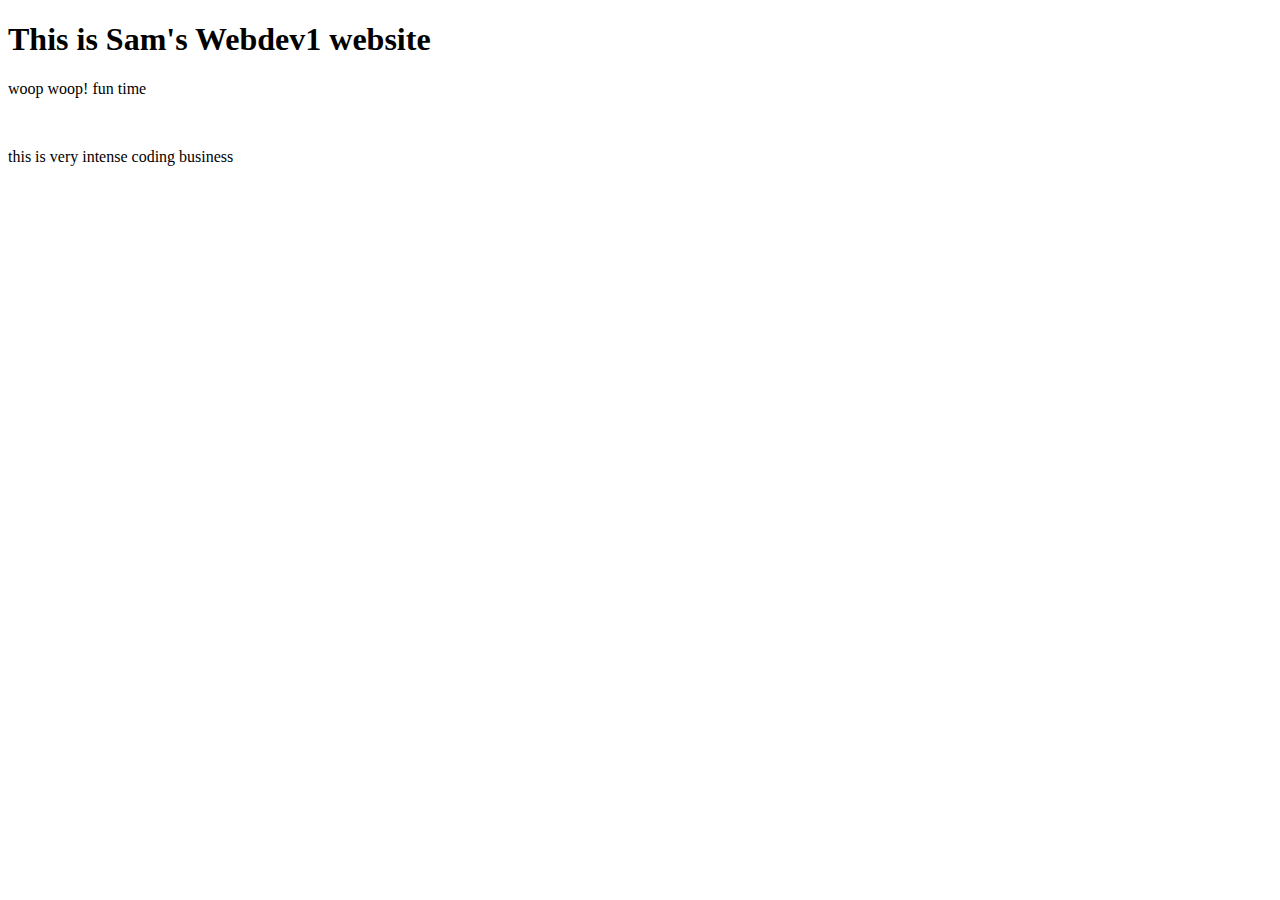
<file: index.html>
<!DOCTYPE html>
<html lang="en">
<head>
    <meta charset="UTF-8">
    <meta http-equiv="X-UA-Compatible" content="IE=edge">
    <meta name="viewport" content="width=device-width, initial-scale=1.0">
    <title> Webdev1 Homepage</title>
</head>
<body>
   <header>
        <h1>This is Sam's Webdev1 website</h1>
    </header>
    

    <p>woop woop! fun time</p>
    <br>
    <p>this is very intense coding business</p>
</body>
</html>
</file>
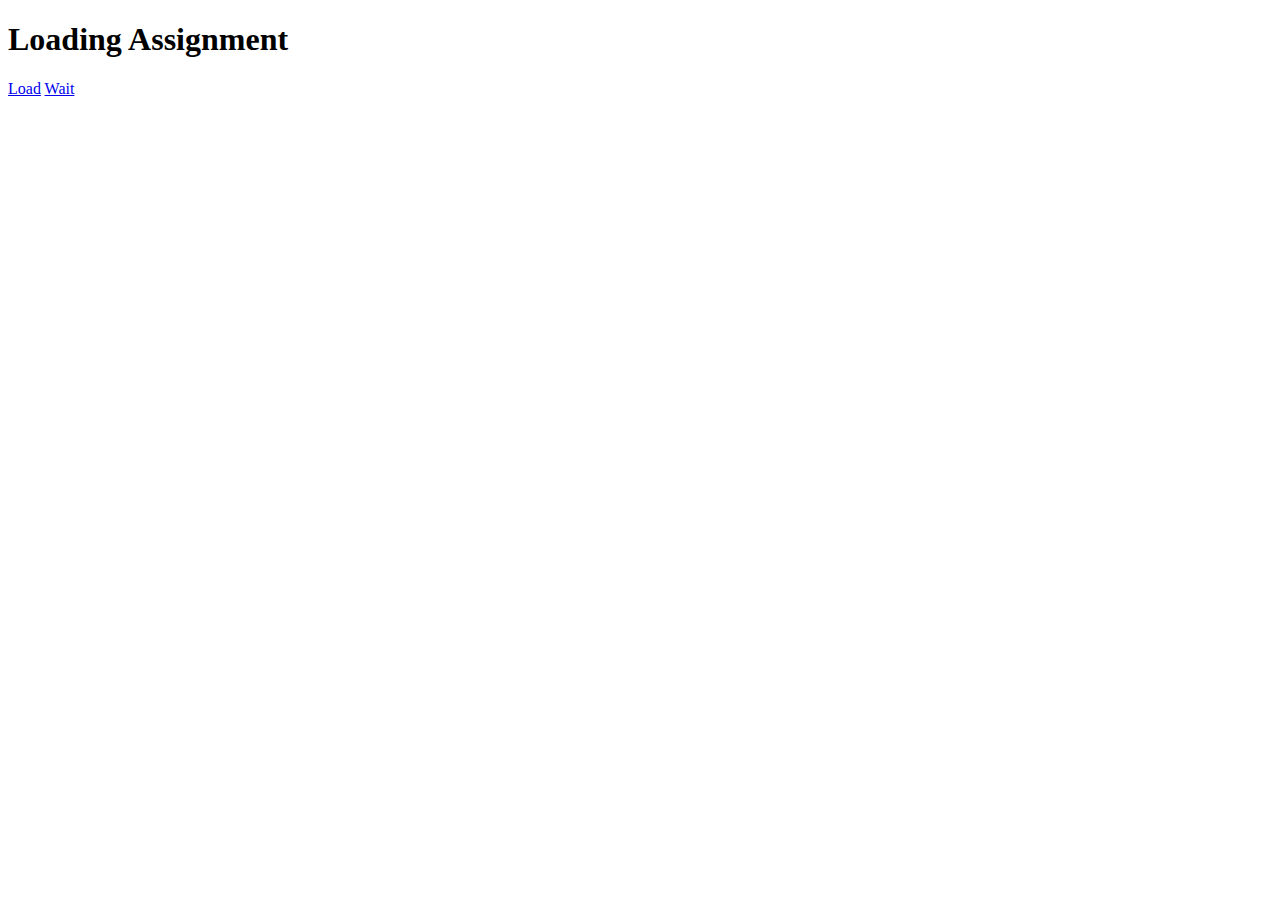
<file: projects/loading/index.html>
<!DOCTYPE html>
<html lang="en">
<head>
    <meta charset="UTF-8">
    <meta http-equiv="X-UA-Compatible" content="IE=edge">
    <meta name="viewport" content="width=device-width, initial-scale=1.0">
    <link rel="stylesheet" href="style.css">
    <title>Loading Assignment</title>
</head>
<body>
    <h1>Loading Assignment</h1>
    <a href="loading.html"> Load</a>
    <a href="waiting.html">Wait</a>
</body>
</html>
</file>
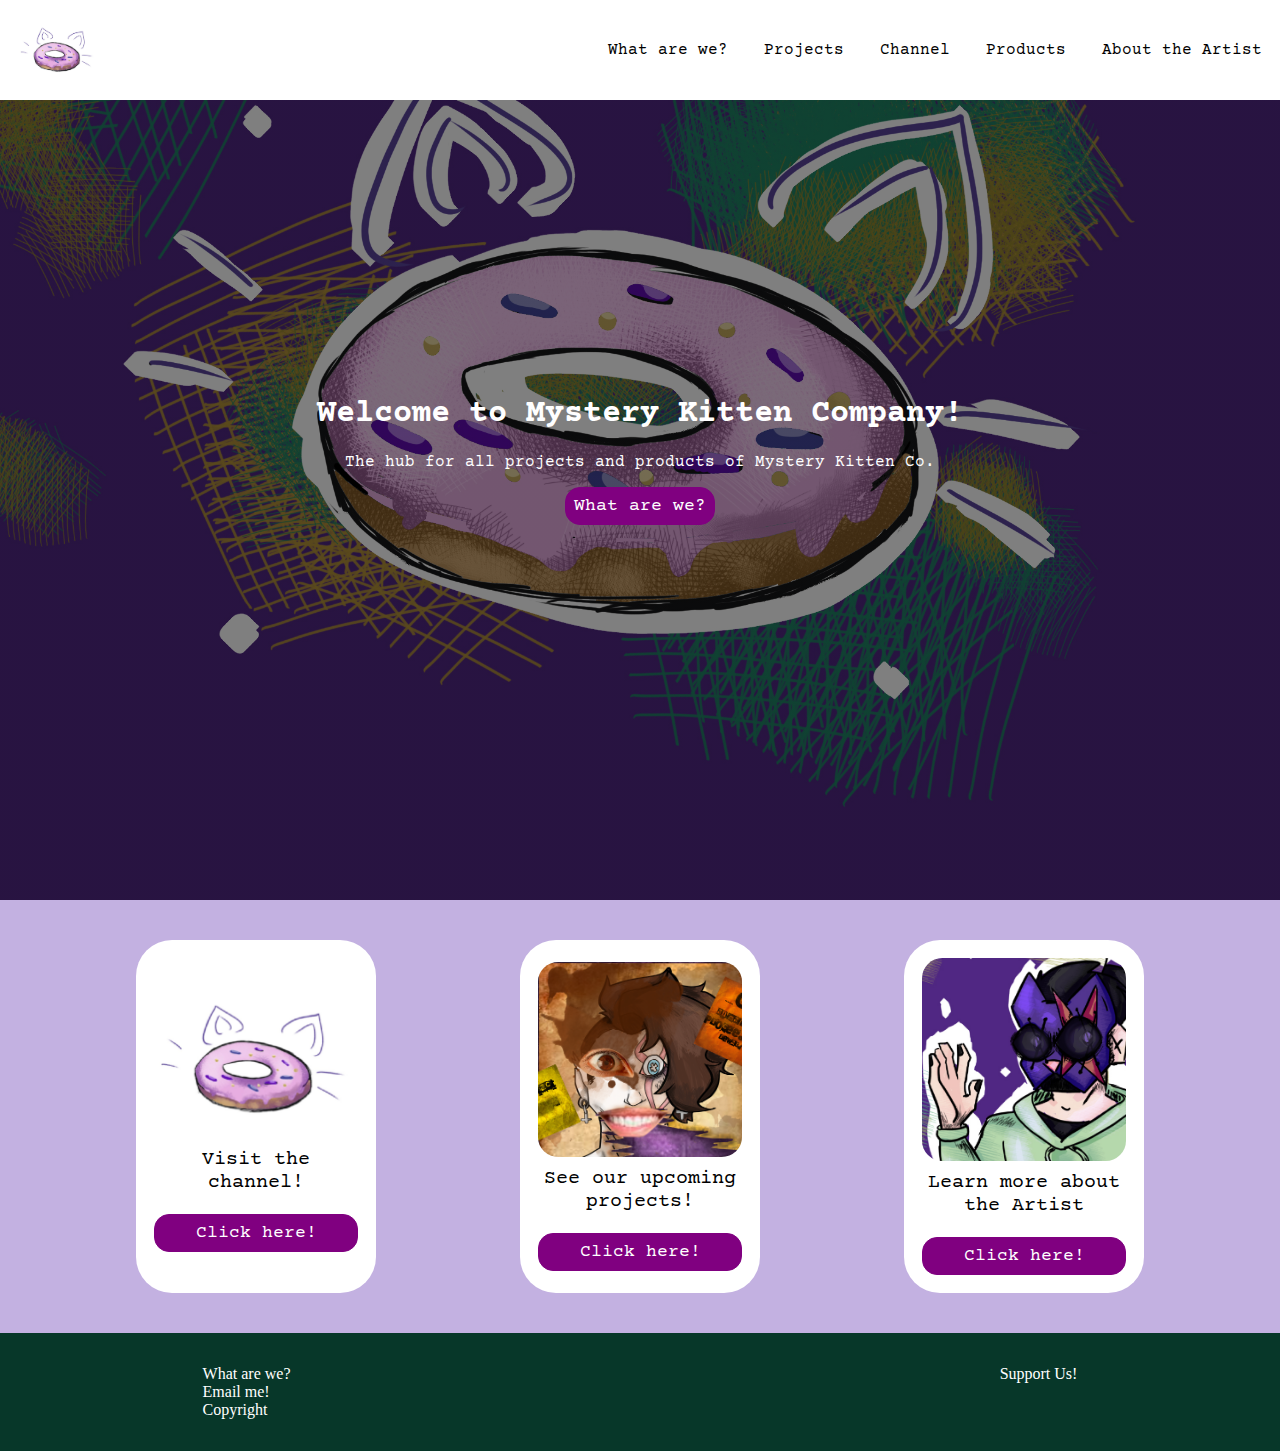
<file: projects/MysteryKittenCo/index.html>
<!DOCTYPE html>
<html lang="en">

<head>
    <meta charset="UTF-8">
    <meta http-equiv="X-UA-Compatible" content="IE=edge">
    <meta name="viewport" content="width=device-width, initial-scale=1.0">
    <link rel="stylesheet" href="style.css">
    <link href="https://fonts.googleapis.com/css2?family=Courier+Prime&display=swap" rel="stylesheet">
    <title>MysteryKittenCo</title>
</head>

<body>

    <header>
        <img class="card_img" src="img/Screen Shot 2022-03-20 at 1.37.57 AM.jpg" balt="icon">
        <nav class="navigation">
            <a href="what-are-we.html">What are we?</a>
            <a href="projects.html">Projects</a>
            <a href="https://www.youtube.com/channel/UC3we5mnrG_3mASzeKyA0r4Q'">Channel</a>
            <a href="what-are-we.html">Products</a>
            <a href="meet-the-artist.html">About the Artist</a>
        </nav>
    </header>


    <div class="hero-image">
        <div class="hero-text">
            <h1>Welcome to Mystery Kitten Company!</h1>
            <p>The hub for all projects and products of Mystery Kitten Co.</p>
            <button type="button" class="hero-button" onclick="location.href='what-are-we.html'">
                What are we?
            </button>
        </div>
    </div>
    <div class="style-nav">
        <div class="canvas">
            <img class="picture" src="img/Screen Shot 2022-03-20 at 1.37.57 AM.jpg" alt="stock photo">
            <p class="nav_headliner">Visit the channel!
            </p>
            <button type="button" class="hero-button" onclick="location.href='https://www.youtube.com/channel/UC3we5mnrG_3mASzeKyA0r4Q'">
                Click here!
            </button>
        </div>
        <div class="canvas">
            <img class="picture" src="img/Screen Shot 2022-04-25 at 1.57.54 PM.png" alt="stock photo">
            <p class="nav_headliner"> See our upcoming projects!</p>
            <button type="button" class="hero-button" onclick="location.href='projects.html'">
                Click here!
            </button>
        </div>
        <div class="canvas">
            <img class="picture" src="img/Screen Shot 2022-04-25 at 1.54.38 PM.png" alt="stock photo">
            <p class="nav_headliner"> Learn more about the Artist </p>
            <button type="button" class="hero-button" onclick="location.href='meet-the-artist.html'">
                Click here!
            </button>
        </div>
    </div>
</body>
<footer class="footer">
    <div class="footer-left">
        <a href="what-are-we.html">What are we?</a>
        <p>Email me!
        </p>
        <p>Copyright</p>

    </div>
    <div class="footer-right">
        <p>Support Us!</p>
    </div>
</footer>

</html>
</file>
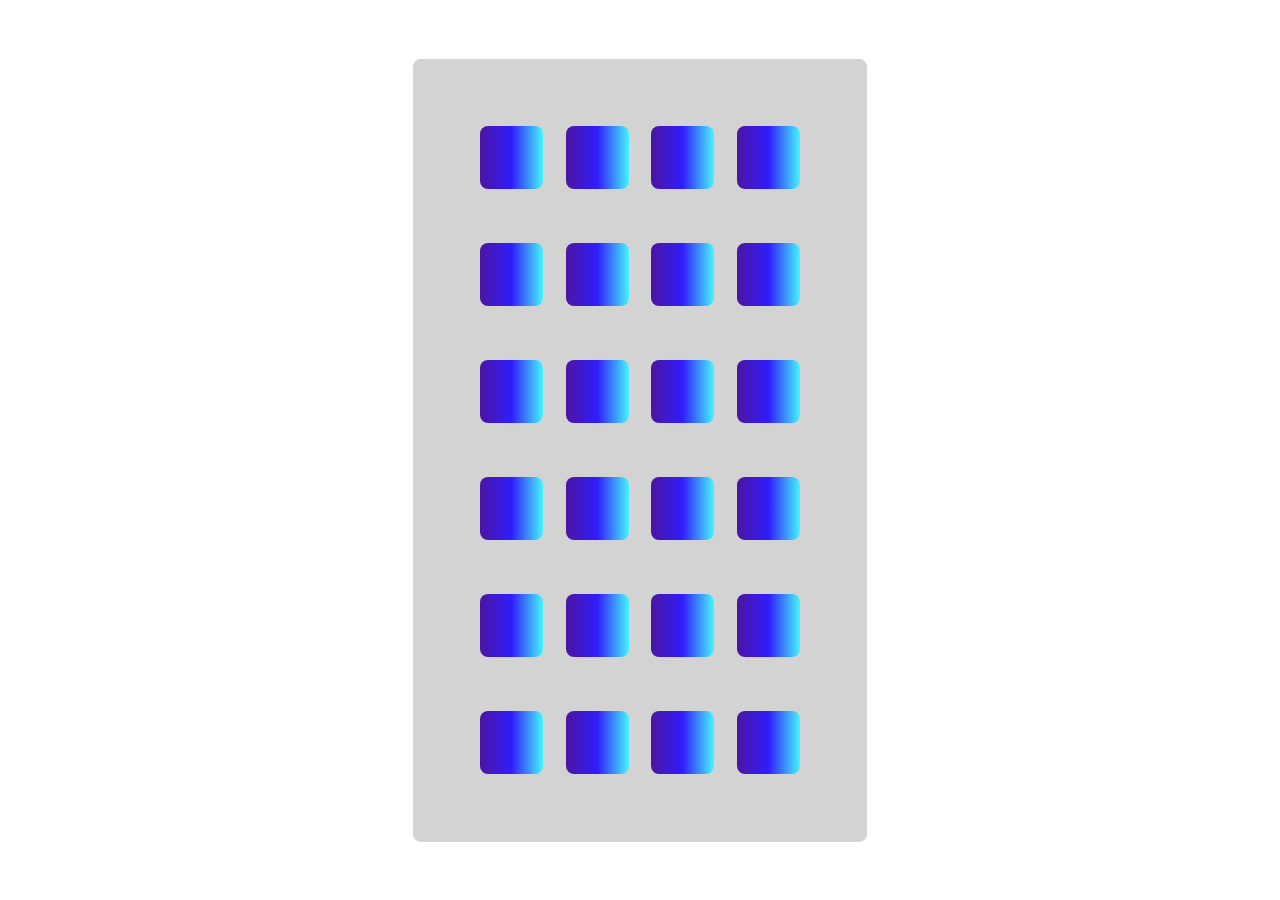
<file: projects/smartphone/index.html>
<!DOCTYPE html>
<html lang="en">
<head>
    <meta charset="UTF-8">
    <meta http-equiv="X-UA-Compatible" content="IE=edge">
    <meta name="viewport" content="width=device-width, initial-scale=1.0">
    <link rel="stylesheet" href="style.css">
    <title>Smartphone</title>
</head>
<body>

    <div class="outer-container">
        <div class="container">
          <div class="box"></div>
          <div class="box"></div>
          <div class="box"></div>
          <div class="box"></div>
        </div>
      
        <div class="container">
          <div class="box"></div>
          <div class="box"></div>
          <div class="box"></div>
          <div class="box"></div>
        </div>
      
        <div class="container">
          <div class="box"></div>
          <div class="box"></div>
          <div class="box"></div>
          <div class="box"></div>
        </div>

        <div class="container">
            <div class="box"></div>
            <div class="box"></div>
            <div class="box"></div>
            <div class="box"></div>
          </div>

          <div class="container">
            <div class="box"></div>
            <div class="box"></div>
            <div class="box"></div>
            <div class="box"></div>
          </div>

          <div class="container">
            <div class="box"></div>
            <div class="box"></div>
            <div class="box"></div>
            <div class="box"></div>
          </div>

      </div>

</body>
</html>
</file>
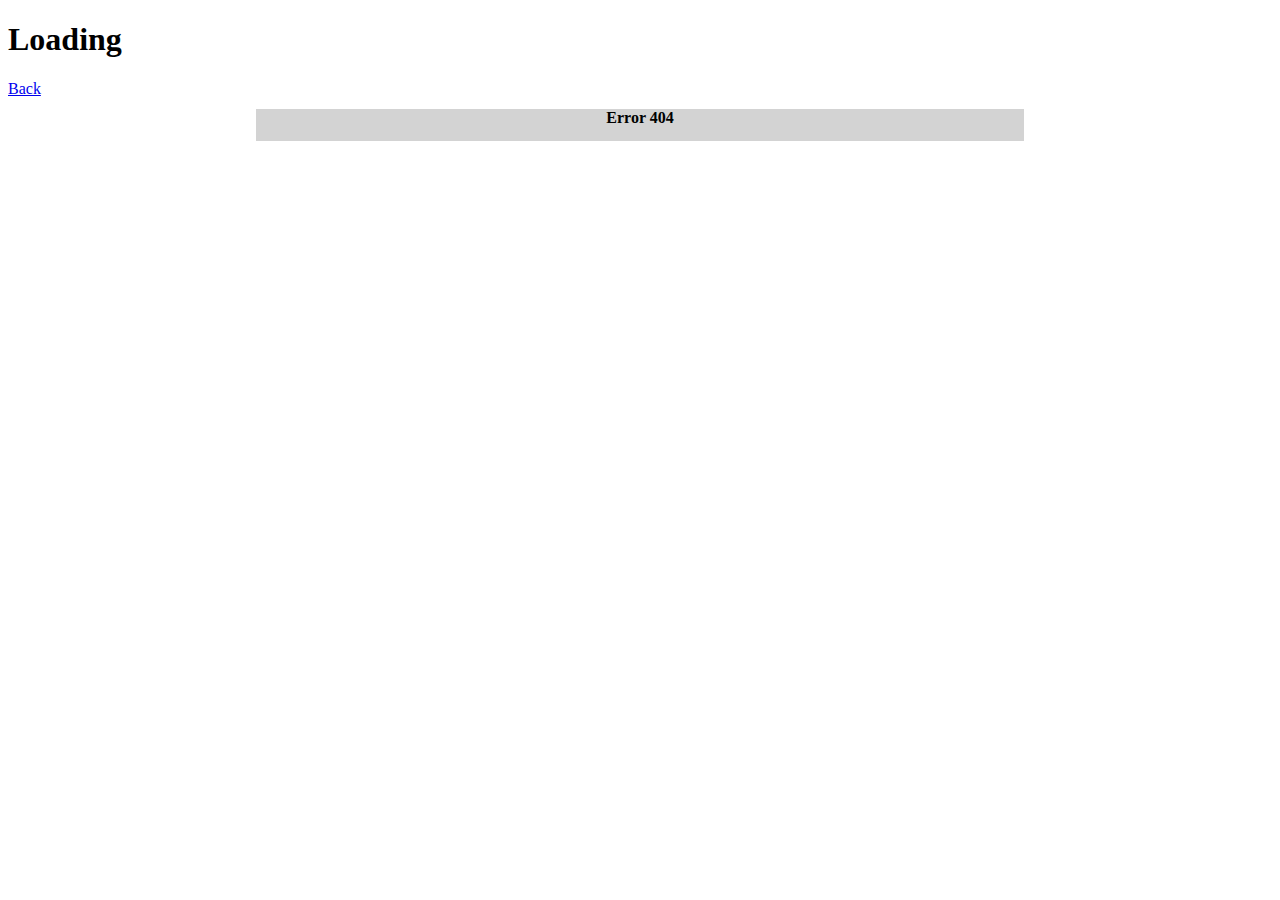
<file: projects/loading/loading.html>
<!DOCTYPE html>
<html lang="en">
<head>
    <meta charset="UTF-8">
    <meta http-equiv="X-UA-Compatible" content="IE=edge">
    <meta name="viewport" content="width=device-width, initial-scale=1.0">
    <link rel="stylesheet" href="style.css">
    <title>Loading</title>
</head>
<body>
    <h1>Loading</h1>
    <a href="index.html">Back</a>
    <div class="parent"> <h1 class="text">Error 404</h1>
        <div class="child"></div>
    </div>
    
</html>
</file>
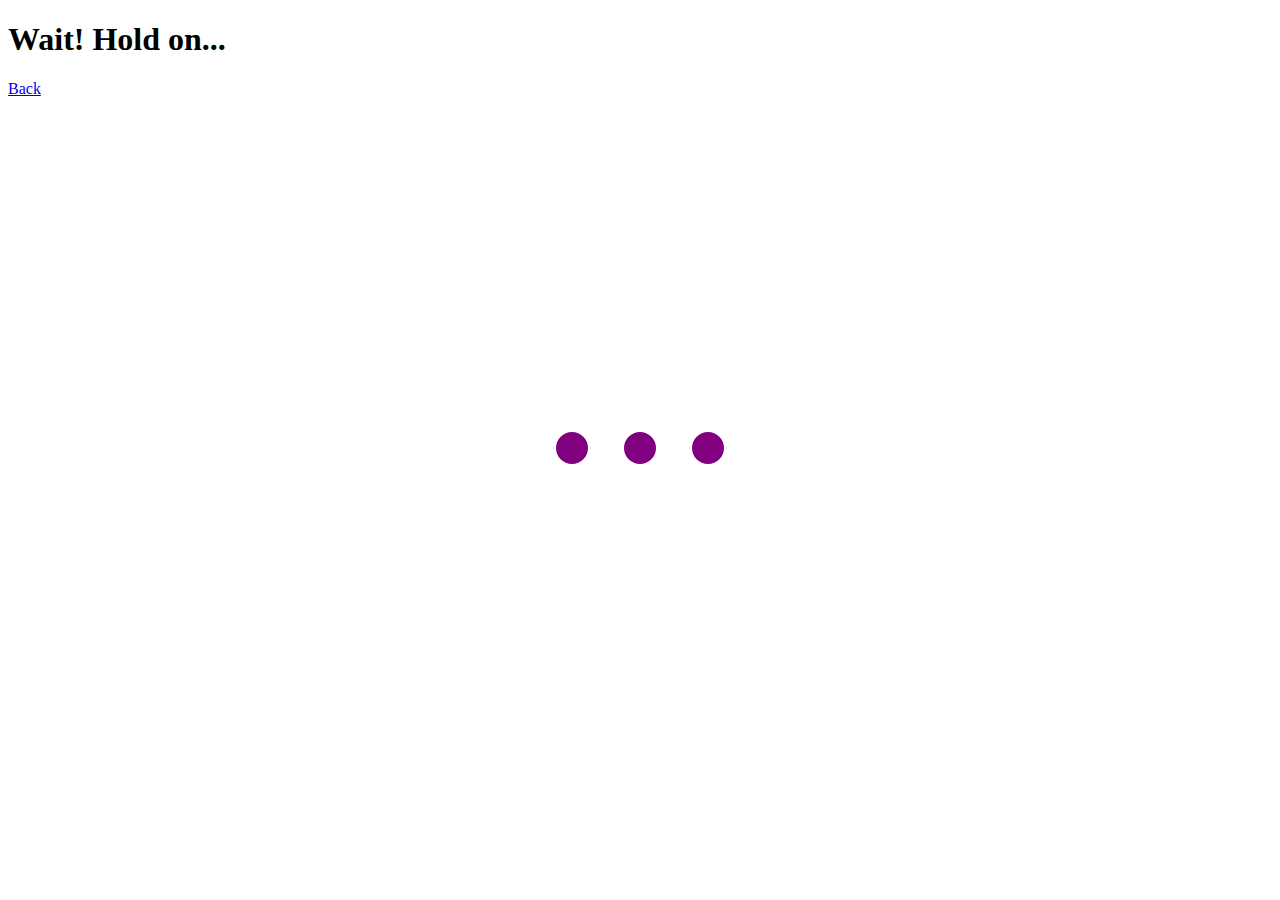
<file: projects/loading/waiting.html>
<!DOCTYPE html>
<html lang="en">
<head>
    <meta charset="UTF-8">
    <meta http-equiv="X-UA-Compatible" content="IE=edge">
    <meta name="viewport" content="width=device-width, initial-scale=1.0">
    <link rel="stylesheet" href="style.css">
    <title>Waiting</title>
</head>
<body>
    <h1>Wait! Hold on...</h1>
    <a href="index.html">Back</a>
    <div class="animation-container">
        <div class="bar"></div>
        <div class="bar"></div>
        <div class="bar"></div>
    </div>
</body>
</html>
</file>
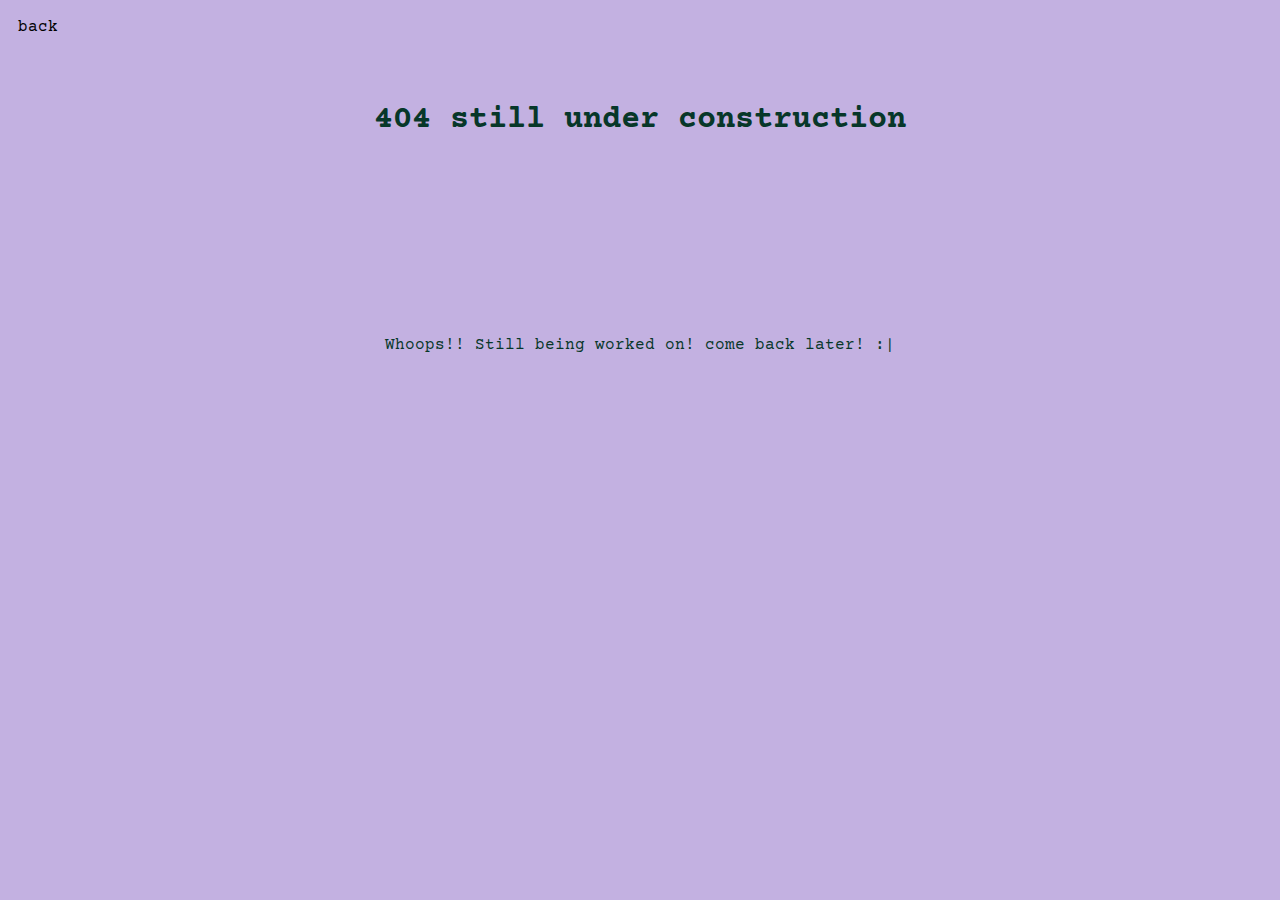
<file: projects/MysteryKittenCo/meet-the-artist.html>
<!DOCTYPE html>
<html lang="en">
<head>
    <meta charset="UTF-8">
    <meta http-equiv="X-UA-Compatible" content="IE=edge">
    <meta name="viewport" content="width=device-width, initial-scale=1.0">
    <link rel="stylesheet" href="style.css">
    <link href="https://fonts.googleapis.com/css2?family=Courier+Prime&display=swap" rel="stylesheet">
    <title>meet-the-artist</title>
</head>
<body class="WIP_404screen">
    <header class="header-back">
        <a href="index.html">back</a>
   </header>
    <h1> 404 still under construction</h1>
    <p>Whoops!! Still being worked on! come back later! :| </p>
</body>
</html>
</file>
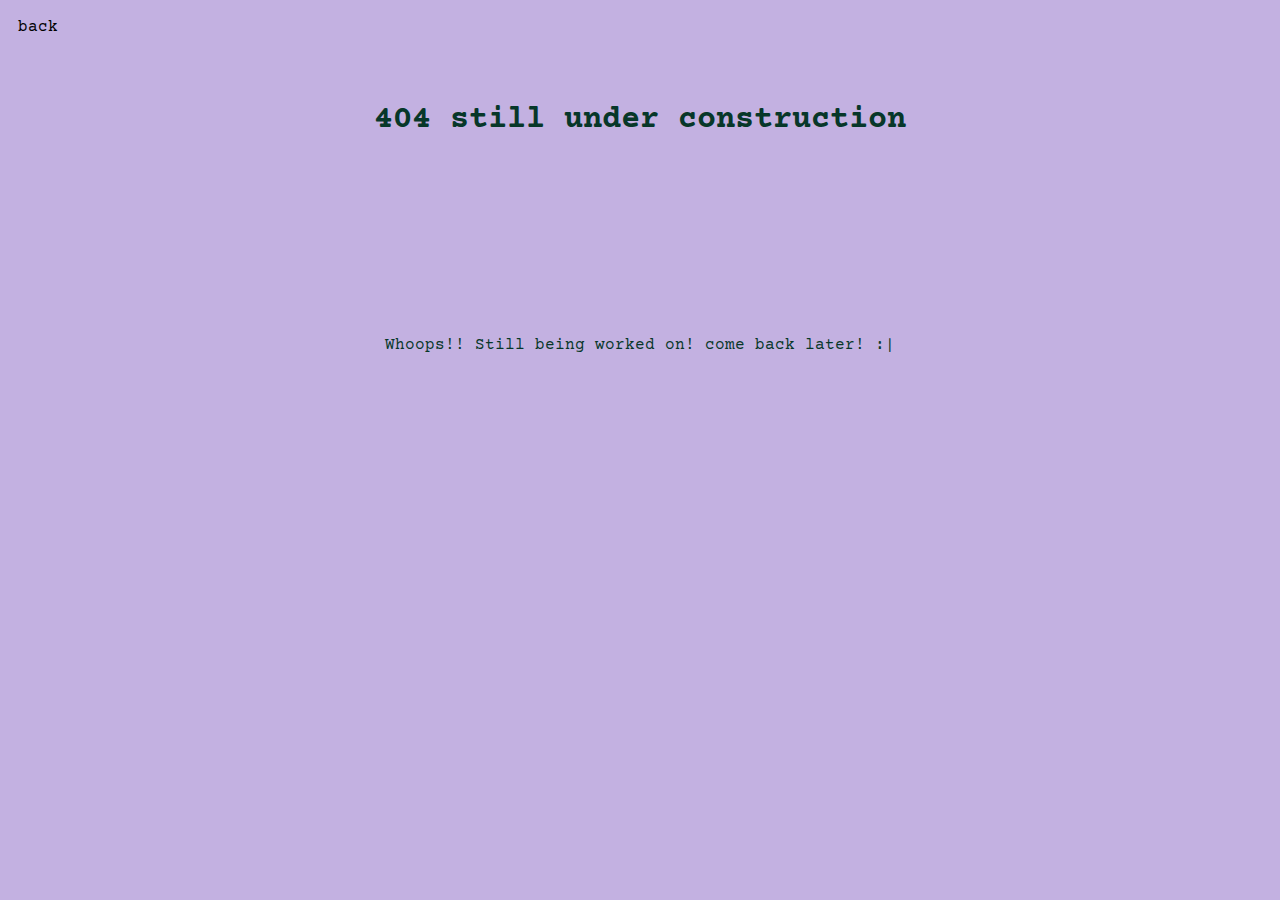
<file: projects/MysteryKittenCo/projects.html>
<!DOCTYPE html>
<html lang="en">
<head>
    <meta charset="UTF-8">
    <meta http-equiv="X-UA-Compatible" content="IE=edge">
    <meta name="viewport" content="width=device-width, initial-scale=1.0">
    <link rel="stylesheet" href="style.css">
    <link href="https://fonts.googleapis.com/css2?family=Courier+Prime&display=swap" rel="stylesheet">
    <title>projects</title>
</head>
<body class="WIP_404screen">
    <header class="header-back">
        <a href="index.html">back</a>
   </header>
    <h1> 404 still under construction</h1>
    <p>Whoops!! Still being worked on! come back later! :| </p>
</body>
</html>
</file>
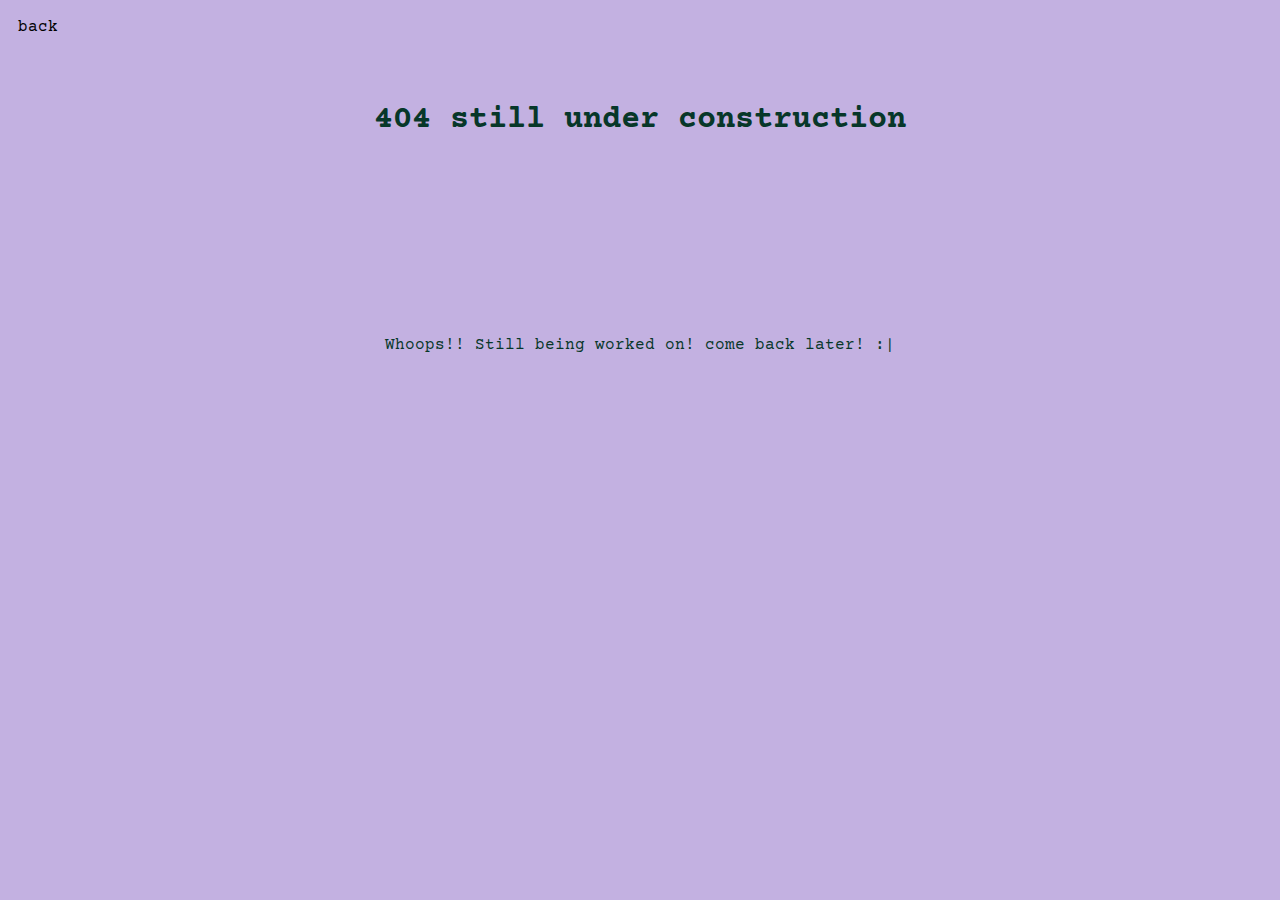
<file: projects/MysteryKittenCo/what-are-we.html>
<!DOCTYPE html>
<html lang="en">
<head>
    <meta charset="UTF-8">
    <meta http-equiv="X-UA-Compatible" content="IE=edge">
    <meta name="viewport" content="width=device-width, initial-scale=1.0">
    <link rel="stylesheet" href="style.css">
    <link href="https://fonts.googleapis.com/css2?family=Courier+Prime&display=swap" rel="stylesheet">
    <title>what are we?</title>
</head>
<body class="WIP_404screen">
    <header class="header-back">
        <a href="index.html">back</a>
   </header>
    <h1> 404 still under construction</h1>
    <p>Whoops!! Still being worked on! come back later! :| </p>
</body>
</html>
</file>
<file: projects/loading/style.css>
.parent{
  width: 60vw;
  margin: 0 auto;
  height: 2rem;
  background-color: lightgrey;
  position: relative;
}

.child {
  width: 0;
  height: 100%;
  background-color: navy;
  animation: load 3s forwards;
  position: absolute;
  top: 0;
  left: 0;
}

.text {
  text-align: center;
  font-size: 1rem;
}

.animation-container {
  position: absolute;
  left: 50%;
  top: 50%;
  transform: translate(-50%, -50%);
  ;
}

.bar {
  width: 2rem;
  height: 2rem;
  transform: translateY(0);
  transform-origin: bottom center;
  background: black;
  display: inline-block;
  animation: grow 2s infinite alternate cubic-bezier(.62,-0.4,.35,1.37);
  
}

.bar:nth-child(1) {animation-delay: 0; background: purple; margin: auto 1rem; border-radius: 50%;}
.bar:nth-child(2) {animation-delay: .1s; background: purple; margin: auto 1rem; border-radius: 50%;}
.bar:nth-child(3) {animation-delay: .2s; background: purple; margin: auto 1rem; border-radius: 50%;}

@keyframes grow {
  to {
    transform: translateY(5rem);
  }
}

@keyframes load {
  
  0% {
    width: 0;
    background-color: navy;
    transform:rotate(0deg);
    transform-origin: bottom left;

  }
  
  70% {
    width: 95%;
   background-color: rgb(53, 9, 95);
   transform:rotate(0deg);
   transform-origin: bottom left;

  }
  
  90% {
    width: 95%;
   background-color: indigo;
   transform:rotate(0deg);
   transform-origin: bottom left;

  }


  100% {
    width: 95%;
    background-color: indigo;
    transform: rotate(90deg);
    transform-origin: bottom left;
    
  }
  
}
</file>
<file: projects/MysteryKittenCo/style.css>
* {
  box-sizing: border-box;
  /* margin: 0;
  padding: 0; */
}

body, html {
    background-color: #C3B1E1;
    margin:0;
}

header {
  display: flex;
  justify-content: space-between;
  align-items: center;
  position: fixed;
  top: 0;
  left: 0;
  width: 100%;
  z-index: 100;
  background-color: white;
  padding: 2vmin;
  gap: 2rem;
}

header a {
  text-decoration: none;
  color: black;
}


.navigation {

    border: 2px white;
    gap: 1vmin 4vmin;
    display:flex;
    flex-wrap: wrap;
    
    text-align: center;
    font-family: 'Courier Prime', monospace;
}

.hero-image {
  /* Use "linear-gradient" to add a darken background effect to the image (photographer.jpg). This will make the text easier to read */
  background-image: linear-gradient(rgba(0, 0, 0, 0.5), rgba(0, 0, 0, 0.5)), url("img/youtube-icon.jpg");

  /* Set a specific height */
  height: 50%;

  /* Position and center the image to scale nicely on all screens */
  background-position: center;
  background-repeat: no-repeat;
  background-size: cover;
  position: relative;
  width: 100%;
  height: 100vh;

  display: grid;
  place-items: center;
}

.hero-text {
  text-align: center;
  font-family: 'Courier Prime', monospace;
  color: white;
}

.hero-button {
    background-color: purple;
    color: white;
    border: 1px solid purple;
    border-radius: 15px;
    /*
    display:flex;
    justify-content: center;
    align-items: flex-end;
    */
    padding: 0.5rem .5rem;
    font-family: 'Courier Prime', monospace;
    font-size: 1.125rem;
    font-weight: 200;
    cursor: pointer;
    border-radius: 15px;
}
.hero-button:hover {
    background-color: #073729;
    border: 1px solid #073729;
}
.card_img {
  top: 0;
  left: 0;
  max-width:5em;
  height: 4em;

}

.style-nav {
  display: flex;
  flex-wrap: wrap;
  gap: 1rem;
  justify-content: space-evenly;
  
  margin: 2em 0;
  padding: .5rem;
}

.canvas {
/*   max-width: 15rem; */
  text-decoration: none;
  border-radius: 4vmin;
  
  background-color: white;
  font-size: clamp(1.25rem, 7vw, .125rem);
  flex-basis:15rem;
  flex-grow: 1;
  flex-shrink: 1;
  max-width: 15rem;

  display: flex;
  flex-direction: column;
  justify-content: center;
  padding: 2vmin;
}

.picture {
  width: 100%;
  display: block;
  border-radius: 10%;
}

.nav_headliner {
  color: black;
  margin-top: .5em;
  font-family: 'Courier Prime', monospace;
  text-align: center;
  
}

footer {
  background-color: #073729;
  color: white;
  display: flex;
  justify-content: space-around;
  align-items: flex-start;
  gap: 23rem;
  padding: 2em;
  font-size: 1rem;
}

footer p {
  margin: 0;
}

footer a {
  text-decoration: none;
  color: white;
}
.header-back{
  display: flex;
  justify-content: space-between;
  align-items: center;
  position: fixed;
  top: 0;
  left: 0;
  width: 100%;
  z-index: 100;
  background-color: #C3B1E1;
  padding: 2vmin;
  gap: 2rem;
  color: #073729;
  font-family: 'Courier Prime', monospace;
    
}



.WIP_404screen {
  background-position: center;
  background-repeat: no-repeat;
  position: relative;
  width: 100%;
  height: 50vh;
  display: grid;
  place-items: center;
  color: #073729;
  font-family: 'Courier Prime', monospace;

}
</file>
<file: projects/smartphone/style.css>
* {
    margin: 0;
    padding: 0;
  }

  body {
    display: flex;
    justify-content: center;
    align-items: center;
    height: 100vh;
  }
  
  .outer-container {
    background-color: lightgray;
    padding: 5vmin;
    display: flex;
    border-radius: 8px;
    flex-direction: column;
    justify-content: space-between;
    gap: 1vmin;
  }
  
  .container {
    background-color: lightgray;
    display: flex;
    gap: 2.5vmin;
    padding: 2.5vmin;
  }
  
  .box {
    width: 7vmin;
    height: 7vmin;
    background: rgb(75,21,161);
    background: linear-gradient(90deg, rgba(75,21,161,1) 0%, rgba(48,29,253,1) 50%, rgba(69,244,252,1) 100%);
    border-radius: 8px;
    display: flex;
    justify-content: center;
    align-items: center;
  }
</file>
